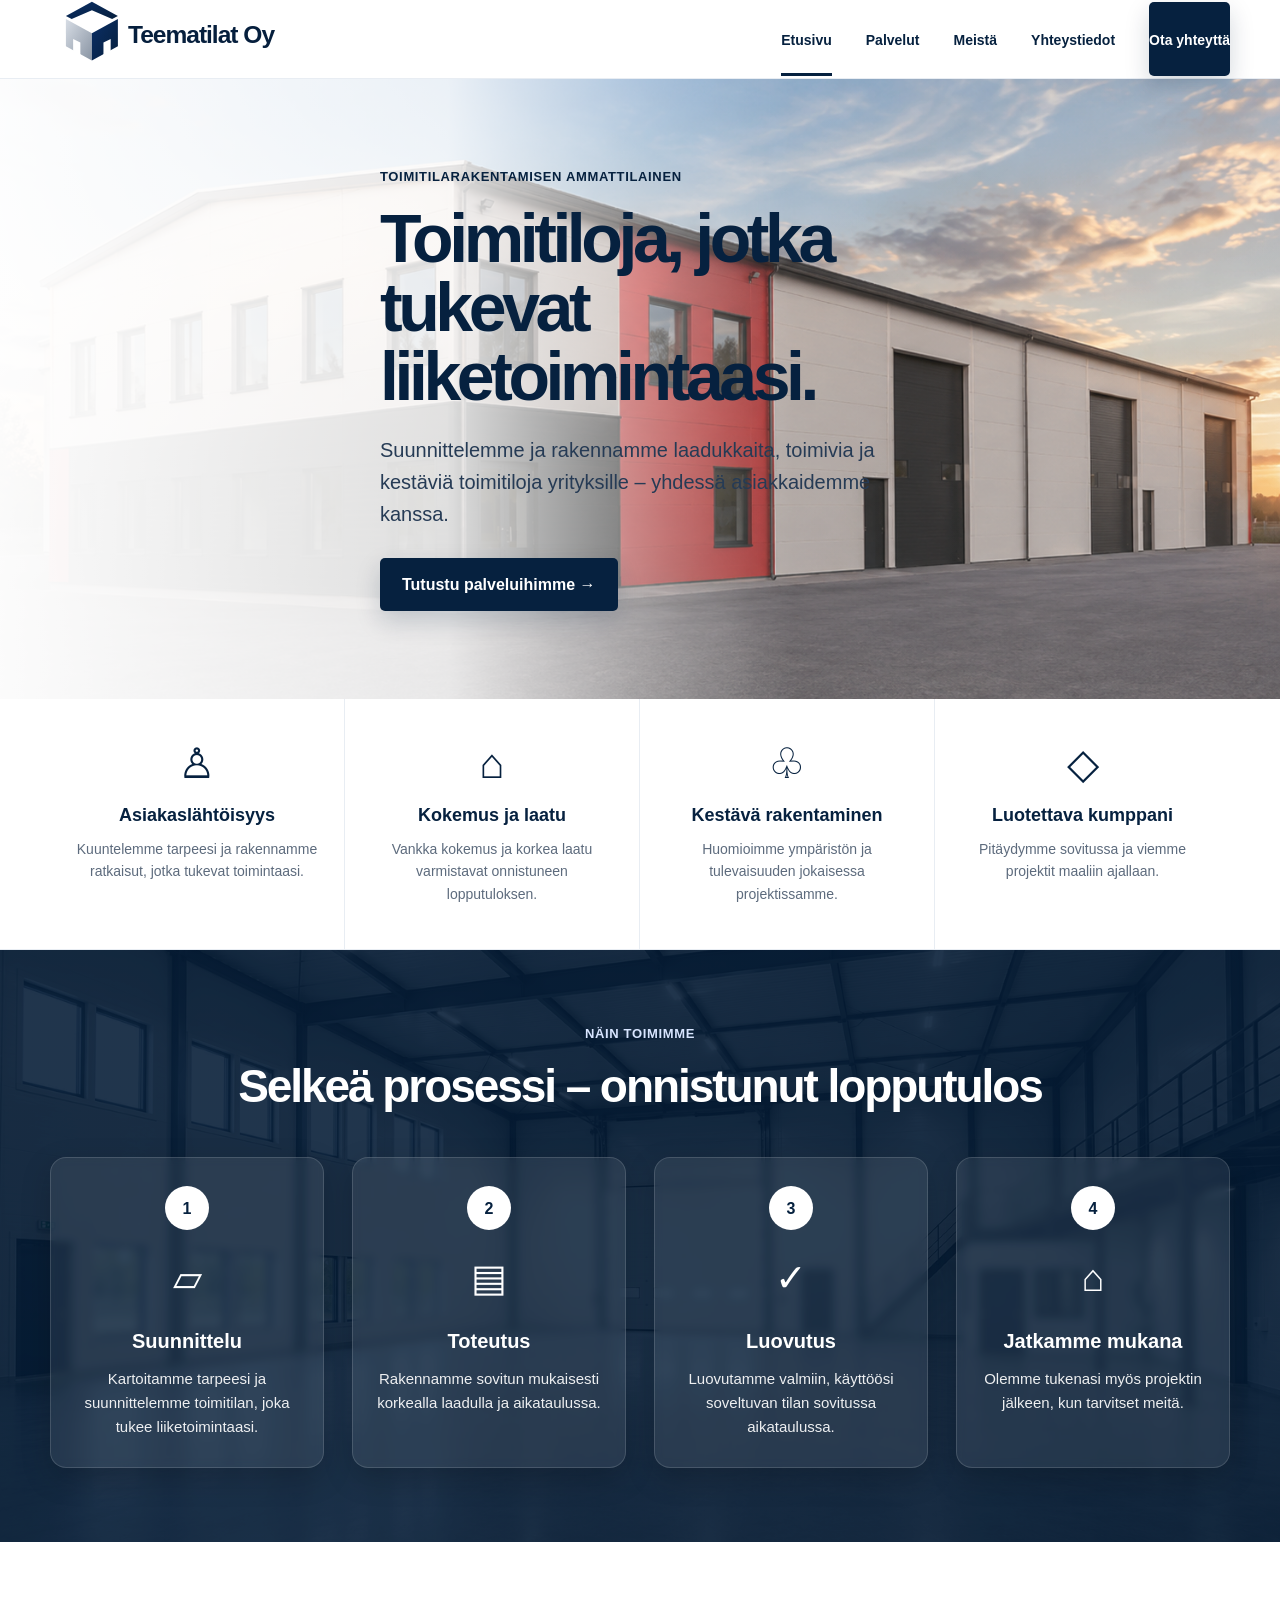
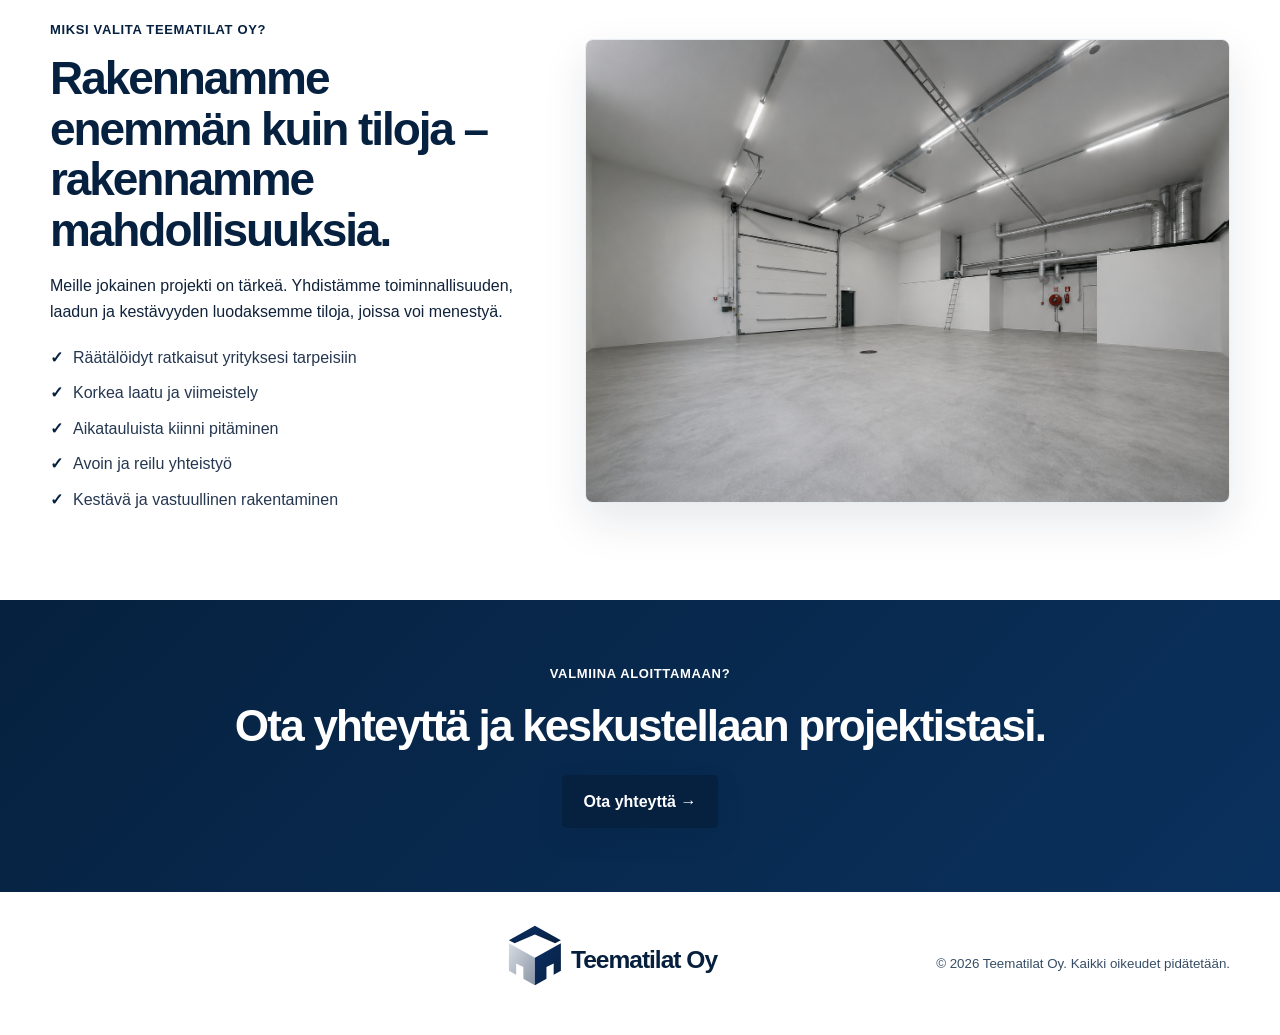
<file: index.html>
<!doctype html>
<html lang="fi">
<head>
  <meta charset="utf-8">
  <meta name="viewport" content="width=device-width, initial-scale=1">
  <title>Etusivu | Teematilat Oy</title>
  <meta name="description" content="Teematilat Oy rakentaa laadukkaita ja toimivia toimitiloja yrityksille.">
  <link rel="stylesheet" href="styles.css">
</head>
<body>
<header class="header">
  <div class="container nav">
    <a class="logo-wrap" href="index.html">
  <img src="assets/logo.svg" alt="Teematilat Oy logo" class="logo">
</a>
    <button class="mobile-toggle" aria-label="Avaa valikko" onclick="document.querySelector('.menu').classList.toggle('open')">☰</button>
    <nav class="menu">
      <a href="index.html" class="active">Etusivu</a>
      <a href="palvelut.html" class="">Palvelut</a>
      <a href="meista.html" class="">Meistä</a>
      <a href="yhteystiedot.html" class="">Yhteystiedot</a>
      <a class="btn" href="yhteystiedot.html">Ota yhteyttä</a>
    </nav>
  </div>
</header>

<main>
  <section class="hero">
    <div class="container hero-content">
      <div class="eyebrow">Toimitilarakentamisen ammattilainen</div>
      <h1>Toimitiloja, jotka tukevat liiketoimintaasi.</h1>
      <p class="lead">Suunnittelemme ja rakennamme laadukkaita, toimivia ja kestäviä toimitiloja yrityksille – yhdessä asiakkaidemme kanssa.</p>
      <a class="btn" href="palvelut.html">Tutustu palveluihimme →</a>
    </div>
  </section>

  <section class="features">
    <div class="container feature-grid">
      <div class="feature"><div class="icon">♙</div><h3>Asiakaslähtöisyys</h3><p>Kuuntelemme tarpeesi ja rakennamme ratkaisut, jotka tukevat toimintaasi.</p></div>
      <div class="feature"><div class="icon">⌂</div><h3>Kokemus ja laatu</h3><p>Vankka kokemus ja korkea laatu varmistavat onnistuneen lopputuloksen.</p></div>
      <div class="feature"><div class="icon">♧</div><h3>Kestävä rakentaminen</h3><p>Huomioimme ympäristön ja tulevaisuuden jokaisessa projektissamme.</p></div>
      <div class="feature"><div class="icon">◇</div><h3>Luotettava kumppani</h3><p>Pitäydymme sovitussa ja viemme projektit maaliin ajallaan.</p></div>
    </div>
  </section>

  <section class="process">
    <div class="container center">
      <div class="eyebrow">Näin toimimme</div>
      <h2 class="section-title">Selkeä prosessi – onnistunut lopputulos</h2>
      <div class="process-grid">
        <div class="step"><div class="step-number">1</div><div class="step-icon">▱</div><h3>Suunnittelu</h3><p>Kartoitamme tarpeesi ja suunnittelemme toimitilan, joka tukee liiketoimintaasi.</p></div>
        <div class="step"><div class="step-number">2</div><div class="step-icon">▤</div><h3>Toteutus</h3><p>Rakennamme sovitun mukaisesti korkealla laadulla ja aikataulussa.</p></div>
        <div class="step"><div class="step-number">3</div><div class="step-icon">✓</div><h3>Luovutus</h3><p>Luovutamme valmiin, käyttöösi soveltuvan tilan sovitussa aikataulussa.</p></div>
        <div class="step"><div class="step-number">4</div><div class="step-icon">⌂</div><h3>Jatkamme mukana</h3><p>Olemme tukenasi myös projektin jälkeen, kun tarvitset meitä.</p></div>
      </div>
    </div>
  </section>

  <section class="split">
    <div class="container split-grid">
      <div>
        <div class="kicker">Miksi valita Teematilat Oy?</div>
        <h2 class="section-title">Rakennamme enemmän kuin tiloja – rakennamme mahdollisuuksia.</h2>
        <p>Meille jokainen projekti on tärkeä. Yhdistämme toiminnallisuuden, laadun ja kestävyyden luodaksemme tiloja, joissa voi menestyä.</p>
        <ul class="checks">
          <li>Räätälöidyt ratkaisut yrityksesi tarpeisiin</li>
          <li>Korkea laatu ja viimeistely</li>
          <li>Aikatauluista kiinni pitäminen</li>
          <li>Avoin ja reilu yhteistyö</li>
          <li>Kestävä ja vastuullinen rakentaminen</li>
        </ul>
      </div>
      <div class="photo-card"><img src="assets/halli-sisakuva.png" alt="Valmis hallin sisätila"></div>
    </div>
  </section>

  <section class="cta">
    <div class="container">
      <div class="eyebrow">Valmiina aloittamaan?</div>
      <h2>Ota yhteyttä ja keskustellaan projektistasi.</h2>
      <a class="btn" href="yhteystiedot.html">Ota yhteyttä →</a>
    </div>
  </section>
</main>

<footer class="footer">
  <div class="container footer-inner">
    <a class="logo-wrap" href="index.html"><a class="logo-wrap" href="index.html">
  <img src="assets/logo.svg" alt="Teematilat Oy logo" class="logo">
</a></a>
    <small>© 2026 Teematilat Oy. Kaikki oikeudet pidätetään.</small>
  </div>
</footer>
<script>
document.addEventListener('click', function(e){
  const menu = document.querySelector('.menu');
  const toggle = document.querySelector('.mobile-toggle');
  if(menu && toggle && !menu.contains(e.target) && !toggle.contains(e.target)) menu.classList.remove('open');
});
</script>
</body>
</html>
</file>
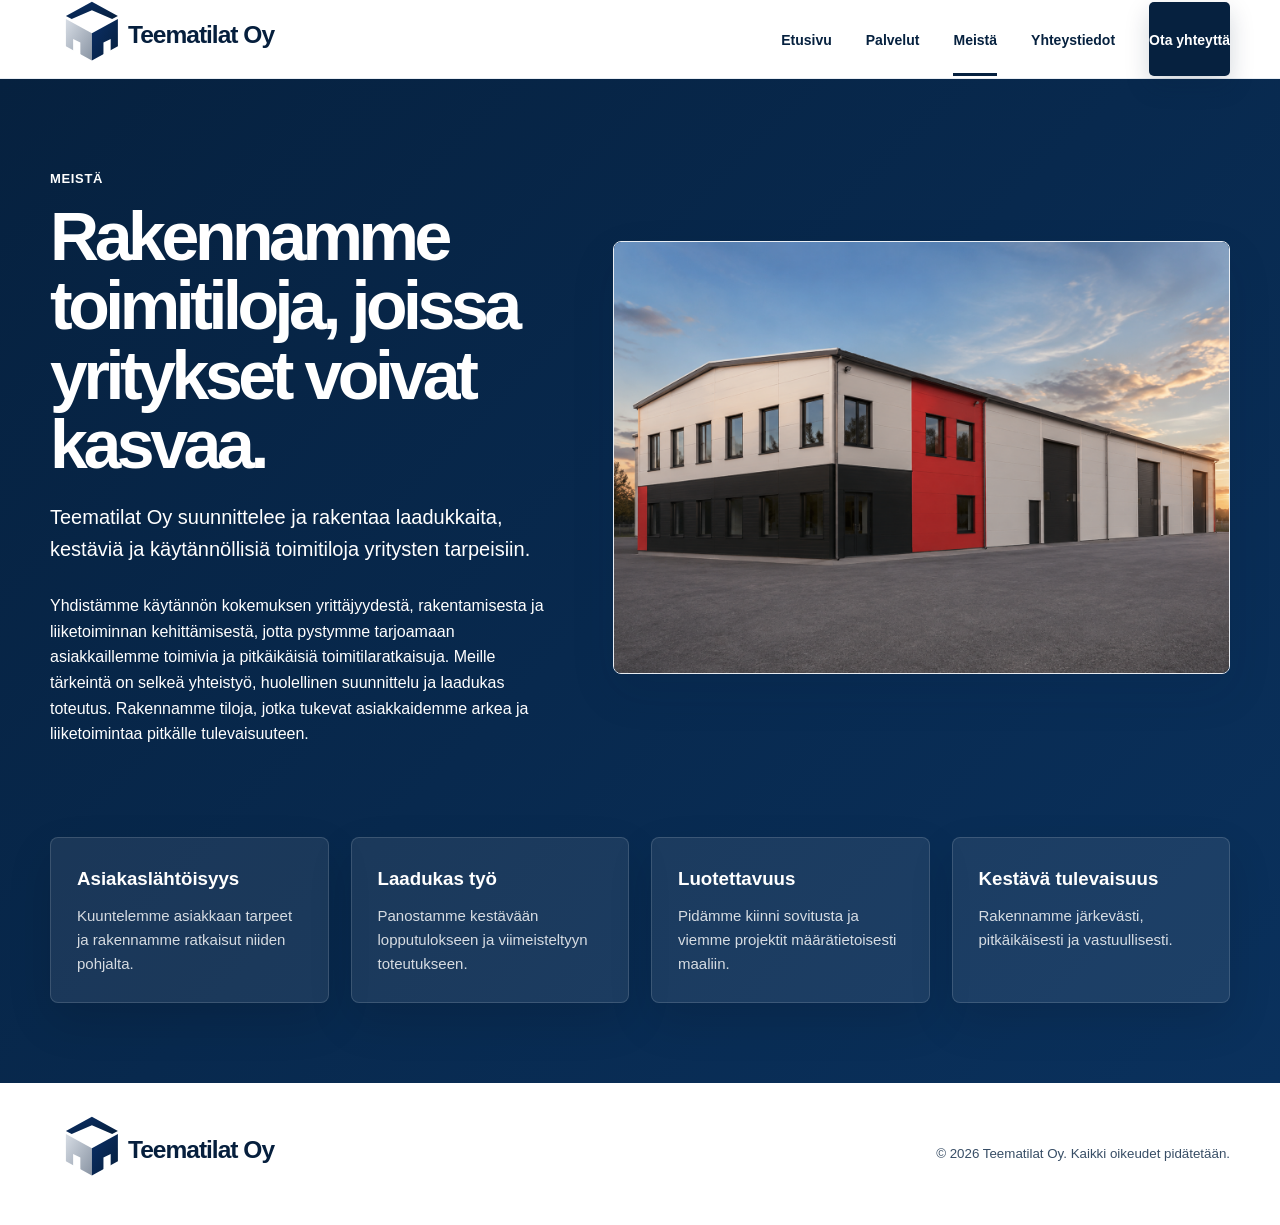
<file: meista.html>
<!doctype html>
<html lang="fi">
<head>
  <meta charset="utf-8">
  <meta name="viewport" content="width=device-width, initial-scale=1">
  <title>Meistä | Teematilat Oy</title>
  <meta name="description" content="Teematilat Oy rakentaa laadukkaita ja toimivia toimitiloja yrityksille.">
  <link rel="stylesheet" href="styles.css">
</head>

<body>
<header class="header">
  <div class="container nav">
    <a class="logo-wrap" href="index.html">
      <img src="assets/logo.svg" alt="Teematilat Oy logo" class="logo">
    </a>

    <button class="mobile-toggle" aria-label="Avaa valikko" onclick="document.querySelector('.menu').classList.toggle('open')">☰</button>

    <nav class="menu">
      <a href="index.html">Etusivu</a>
      <a href="palvelut.html">Palvelut</a>
      <a href="meista.html" class="active">Meistä</a>
      <a href="yhteystiedot.html">Yhteystiedot</a>
      <a class="btn" href="yhteystiedot.html">Ota yhteyttä</a>
    </nav>
  </div>
</header>

<main class="blue-page">
  <section class="container blue-hero">
    <div>
      <div class="kicker">Meistä</div>
      <h1>Rakennamme toimitiloja, joissa yritykset voivat kasvaa.</h1>
      <p class="lead">
        Teematilat Oy suunnittelee ja rakentaa laadukkaita, kestäviä ja käytännöllisiä toimitiloja yritysten tarpeisiin.
      </p>
      <p>
        Yhdistämme käytännön kokemuksen yrittäjyydestä, rakentamisesta ja liiketoiminnan kehittämisestä, jotta pystymme tarjoamaan asiakkaillemme toimivia ja pitkäikäisiä toimitilaratkaisuja. Meille tärkeintä on selkeä yhteistyö, huolellinen suunnittelu ja laadukas toteutus. Rakennamme tiloja, jotka tukevat asiakkaidemme arkea ja liiketoimintaa pitkälle tulevaisuuteen.
      </p>
    </div>

    <div class="photo-card">
      <img src="assets/halli-ulkokuva.png" alt="Teematilat Oy halli ulkoa">
    </div>
  </section>

  <section class="container blue-values">
    <div class="blue-card">
      <h3>Asiakaslähtöisyys</h3>
      <p>Kuuntelemme asiakkaan tarpeet ja rakennamme ratkaisut niiden pohjalta.</p>
    </div>

    <div class="blue-card">
      <h3>Laadukas työ</h3>
      <p>Panostamme kestävään lopputulokseen ja viimeisteltyyn toteutukseen.</p>
    </div>

    <div class="blue-card">
      <h3>Luotettavuus</h3>
      <p>Pidämme kiinni sovitusta ja viemme projektit määrätietoisesti maaliin.</p>
    </div>

    <div class="blue-card">
      <h3>Kestävä tulevaisuus</h3>
      <p>Rakennamme järkevästi, pitkäikäisesti ja vastuullisesti.</p>
    </div>
  </section>
</main>

<footer class="footer">
  <div class="container footer-inner">
    <a class="logo-wrap" href="index.html">
      <img src="assets/logo.svg" alt="Teematilat Oy logo" class="logo">
    </a>
    <small>© 2026 Teematilat Oy. Kaikki oikeudet pidätetään.</small>
  </div>
</footer>

<script>
document.addEventListener('click', function(e){
  const menu = document.querySelector('.menu');
  const toggle = document.querySelector('.mobile-toggle');
  if(menu && toggle && !menu.contains(e.target) && !toggle.contains(e.target)) {
    menu.classList.remove('open');
  }
});
</script>
</body>
</html>
</file>
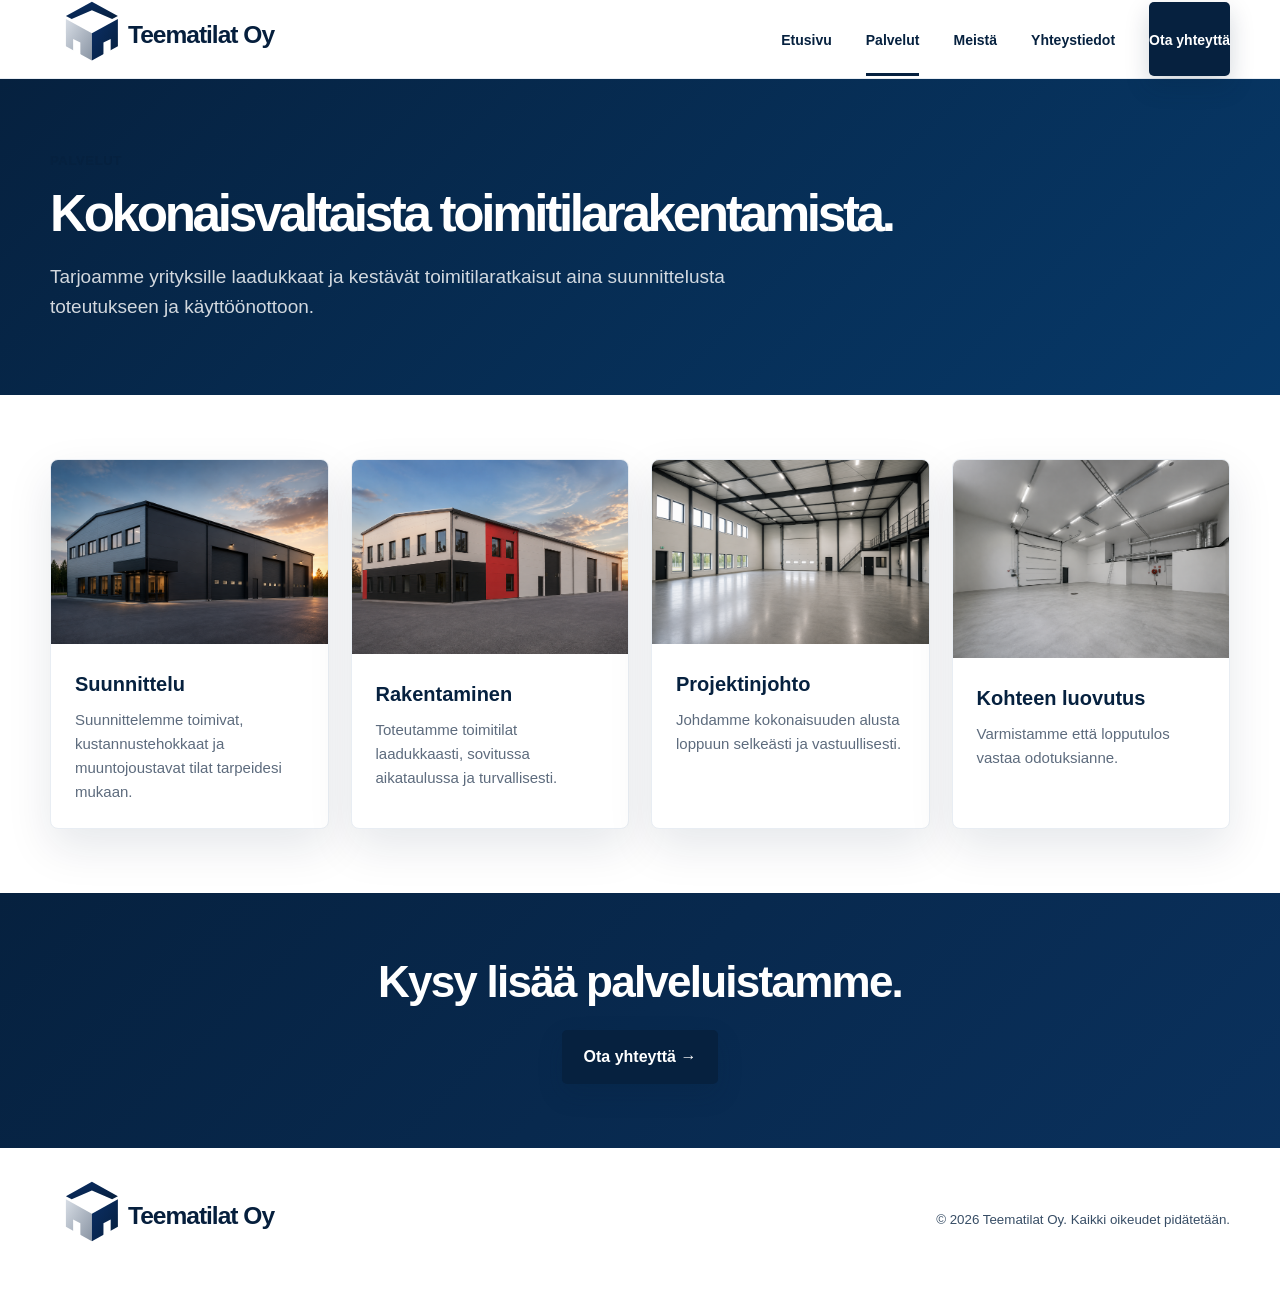
<file: palvelut.html>
<!doctype html>
<html lang="fi">
<head>
  <meta charset="utf-8">
  <meta name="viewport" content="width=device-width, initial-scale=1">
  <title>Palvelut | Teematilat Oy</title>
  <meta name="description" content="Teematilat Oy rakentaa laadukkaita ja toimivia toimitiloja yrityksille.">
  <link rel="stylesheet" href="styles.css">
</head>
<body>
<header class="header">
  <div class="container nav">
    <a class="logo-wrap" href="index.html">
  <img src="assets/logo.svg" alt="Teematilat Oy logo" class="logo">
</a>
    <button class="mobile-toggle" aria-label="Avaa valikko" onclick="document.querySelector('.menu').classList.toggle('open')">☰</button>
    <nav class="menu">
      <a href="index.html" class="">Etusivu</a>
      <a href="palvelut.html" class="active">Palvelut</a>
      <a href="meista.html" class="">Meistä</a>
      <a href="yhteystiedot.html" class="">Yhteystiedot</a>
      <a class="btn" href="yhteystiedot.html">Ota yhteyttä</a>
    </nav>
  </div>
</header>

<main>
  <section class="page-hero">
    <div class="container">
      <div class="eyebrow">Palvelut</div>
      <h1>Kokonaisvaltaista toimitilarakentamista.</h1>
      <p>Tarjoamme yrityksille laadukkaat ja kestävät toimitilaratkaisut aina suunnittelusta toteutukseen ja käyttöönottoon.</p>
    </div>
  </section>
  <section class="cards">
    <div class="container card-grid">
      <article class="card"><img src="assets/halli-ulkokuva-ai.png" alt=""><div class="card-body"><h3>Suunnittelu</h3><p>Suunnittelemme toimivat, kustannustehokkaat ja muuntojoustavat tilat tarpeidesi mukaan.</p></div></article>
      <article class="card"><img src="assets/halli-ulkokuva.png" alt=""><div class="card-body"><h3>Rakentaminen</h3><p>Toteutamme toimitilat laadukkaasti, sovitussa aikataulussa ja turvallisesti.</p></div></article>
      <article class="card"><img src="assets/halli-sisakuva-ai.png" alt=""><div class="card-body"><h3>Projektinjohto</h3><p>Johdamme kokonaisuuden alusta loppuun selkeästi ja vastuullisesti.</p></div></article>
      <article class="card"><img src="assets/halli-sisakuva.png" alt=""><div class="card-body"><h3>Kohteen luovutus</h3><p>Varmistamme että lopputulos vastaa odotuksianne.</p></div></article>
    </div>
  </section>
  <section class="cta"><div class="container"><h2>Kysy lisää palveluistamme.</h2><a class="btn" href="yhteystiedot.html">Ota yhteyttä →</a></div></section>
</main>

<footer class="footer">
  <div class="container footer-inner">
    <a class="logo-wrap" href="index.html">
  <img src="assets/logo.svg" alt="Teematilat Oy logo" class="logo">
</a>
    <small>© 2026 Teematilat Oy. Kaikki oikeudet pidätetään.</small>
  </div>
</footer>
<script>
document.addEventListener('click', function(e){
  const menu = document.querySelector('.menu');
  const toggle = document.querySelector('.mobile-toggle');
  if(menu && toggle && !menu.contains(e.target) && !toggle.contains(e.target)) menu.classList.remove('open');
});
</script>
</body>
</html>
</file>
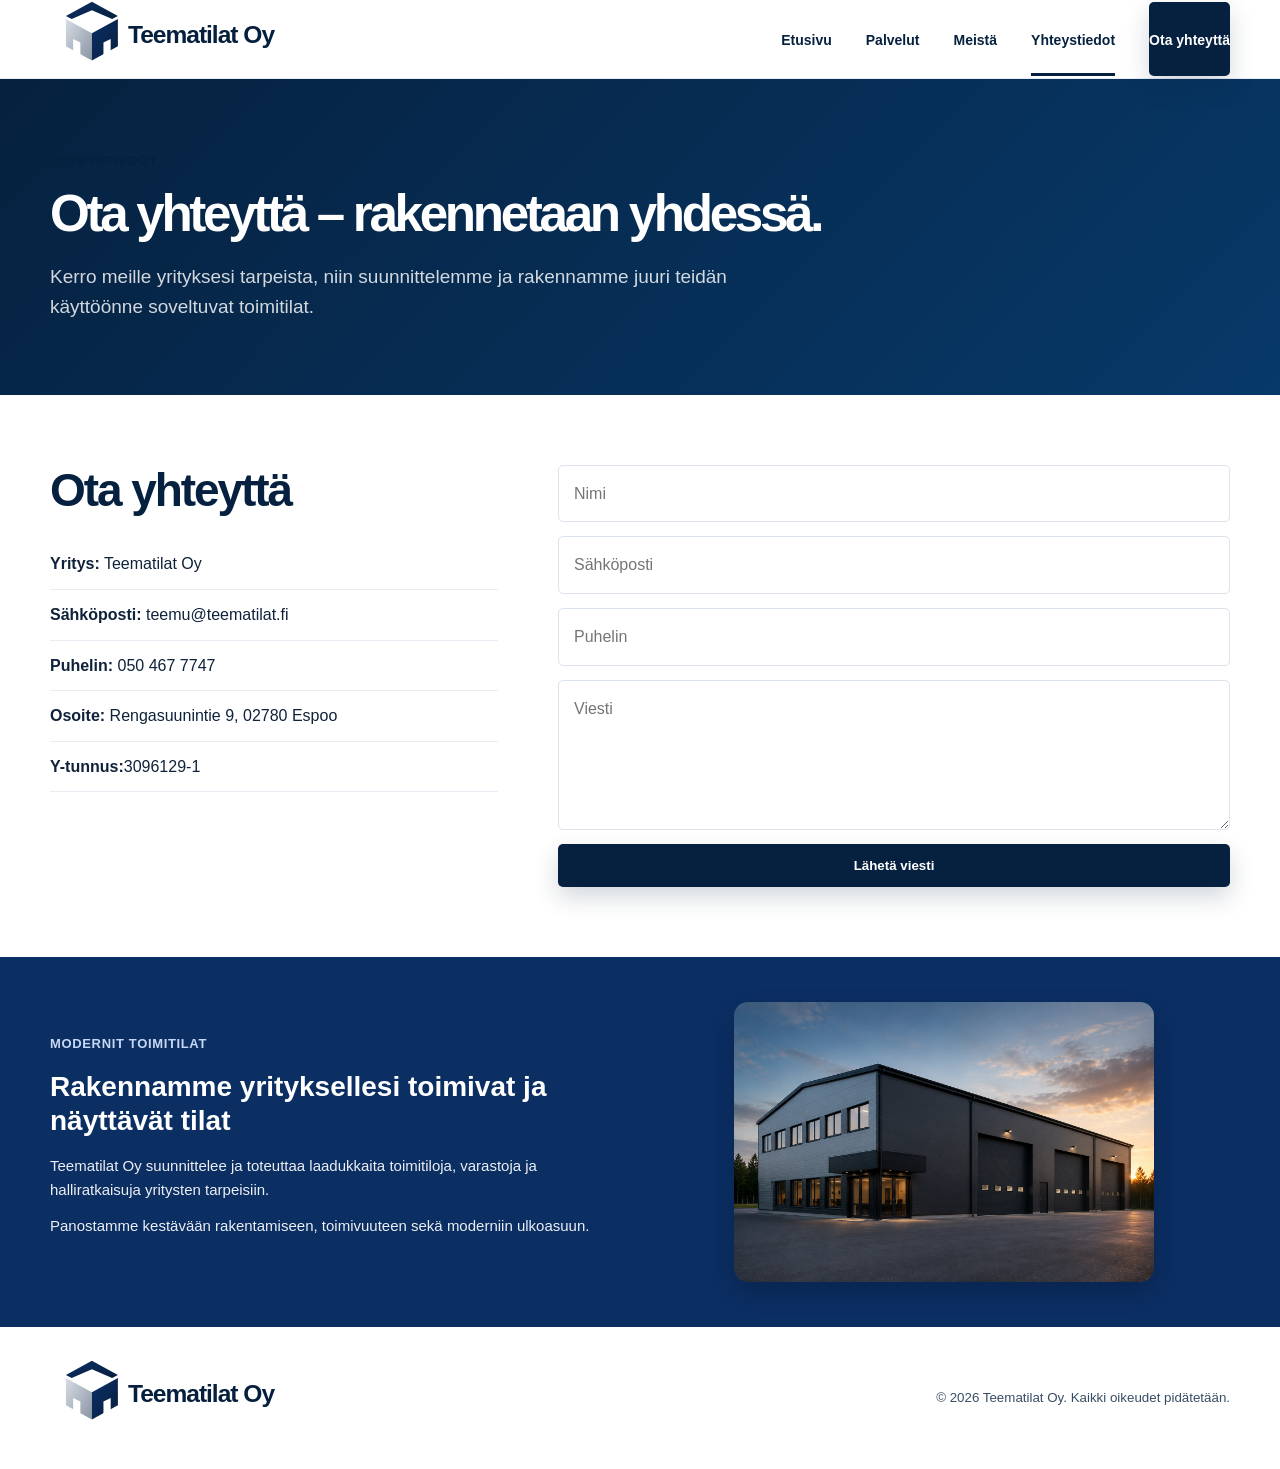
<file: yhteystiedot.html>
<!doctype html>
<html lang="fi">
<head>
  <meta charset="utf-8">
  <meta name="viewport" content="width=device-width, initial-scale=1">
  <title>Yhteystiedot | Teematilat Oy</title>
  <meta name="description" content="Teematilat Oy rakentaa laadukkaita ja toimivia toimitiloja yrityksille.">
  <link rel="stylesheet" href="styles.css">
</head>
<body>
<header class="header">
  <div class="container nav">
    <a class="logo-wrap" href="index.html">
      <img src="assets/logo.svg" alt="Teematilat Oy logo" class="logo">
    </a>
    <button class="mobile-toggle" aria-label="Avaa valikko" onclick="document.querySelector('.menu').classList.toggle('open')">☰</button>
    <nav class="menu">
      <a href="index.html">Etusivu</a>
      <a href="palvelut.html">Palvelut</a>
      <a href="meista.html">Meistä</a>
      <a href="yhteystiedot.html" class="active">Yhteystiedot</a>
      <a class="btn" href="yhteystiedot.html">Ota yhteyttä</a>
    </nav>
  </div>
</header>

<main>
  <section class="page-hero">
    <div class="container">
      <div class="eyebrow">Yhteystiedot</div>
      <h1>Ota yhteyttä – rakennetaan yhdessä.</h1>
      <p>Kerro meille yrityksesi tarpeista, niin suunnittelemme ja rakennamme juuri teidän käyttöönne soveltuvat toimitilat.</p>
    </div>
  </section>

  <section class="container contact-grid">
    <div>
      <h2 class="section-title">Ota yhteyttä</h2>
      <ul class="contact-list">
        <li><strong>Yritys:</strong> Teematilat Oy</li>
        <li><strong>Sähköposti:</strong> teemu@teematilat.fi</li>
        <li><strong>Puhelin:</strong> 050 467 7747</li>
        <li><strong>Osoite:</strong> Rengasuunintie 9, 02780 Espoo</li>
        <li><strong>Y-tunnus:</strong>3096129-1 </li>

      </ul>
    </div>

    <form class="form" action="https://formsubmit.co/teemu@teematilat.fi" method="POST">
  <input type="hidden" name="_captcha" value="false">
  <input type="hidden" name="_subject" value="Uusi yhteydenotto Teematilat.fi">

  <input name="nimi" placeholder="Nimi" required>
  <input name="sahkoposti" type="email" placeholder="Sähköposti" required>
  <input name="puhelin" placeholder="Puhelin">
  <textarea name="viesti" placeholder="Viesti" required></textarea>

  <button class="btn" type="submit">Lähetä viesti</button>
</form>
  </section>

  <section class="showcase-section">
    <div class="container showcase-grid">
      <div class="showcase-content">
        <div class="eyebrow light">Modernit toimitilat</div>
        <h2>Rakennamme yrityksellesi toimivat ja näyttävät tilat</h2>

        <p>
          Teematilat Oy suunnittelee ja toteuttaa laadukkaita toimitiloja,
          varastoja ja halliratkaisuja yritysten tarpeisiin.
        </p>

        <p>
          Panostamme kestävään rakentamiseen, toimivuuteen sekä moderniin ulkoasuun.
        </p>
      </div>

      <div class="showcase-image">
        <img src="assets/halli-ulkokuva-ai.png" alt="Moderni toimitilahalli">
      </div>
    </div>
  </section>
</main>

<footer class="footer">
  <div class="container footer-inner">
    <a class="logo-wrap" href="index.html">
      <img src="assets/logo.svg" alt="Teematilat Oy logo" class="logo">
    </a>
    <small>© 2026 Teematilat Oy. Kaikki oikeudet pidätetään.</small>
  </div>
</footer>

<script>
document.addEventListener('click', function(e){
  const menu = document.querySelector('.menu');
  const toggle = document.querySelector('.mobile-toggle');
  if(menu && toggle && !menu.contains(e.target) && !toggle.contains(e.target)) menu.classList.remove('open');
});
</script>
</body>
</html>
</file>
<file: styles.css>
:root{
  --navy:#06213f;
  --navy-2:#0a315d;
  --red:#06213f;
  --text:#10223a;
  --muted:#5d6b7d;
  --line:#e8edf3;
  --bg:#f7f9fc;
  --white:#fff;
  --shadow:0 18px 45px rgba(6,31,61,.10);
}
*{box-sizing:border-box;margin:0;padding:0}
html{scroll-behavior:smooth}
body{font-family:Arial,Helvetica,sans-serif;color:var(--text);background:#fff;line-height:1.6}
img{max-width:100%;display:block}
a{text-decoration:none;color:inherit}
.container{width:min(1180px,calc(100% - 40px));margin:auto}
.header{position:sticky;top:0;z-index:50;background:rgba(255,255,255,.94);backdrop-filter:blur(14px);border-bottom:1px solid var(--line)}
.nav{height:78px;display:flex;align-items:center;justify-content:space-between;gap:24px}
.logo-wrap{
  display:flex;
  align-items:center;
  width:230px;
  max-width:60vw;
  line-height:0;
}





.menu{display:flex;align-items:center;gap:34px;font-weight:800;font-size:14px;color:var(--navy)}
.menu a{padding:27px 0 22px;border-bottom:3px solid transparent}
.menu a.active,.menu a:hover{border-bottom-color:var(--navy);color:var(--navy)}
.btn{display:inline-flex;align-items:center;justify-content:center;gap:10px;border-radius:5px;padding:14px 22px;background:var(--navy);color:white;font-weight:800;border:0;cursor:pointer;box-shadow:0 10px 24px rgba(6,31,61,.18)}
.btn:hover{background:var(--navy-2)}
.mobile-toggle{display:none;background:transparent;border:0;font-size:30px;color:var(--navy);cursor:pointer}

.hero{background:linear-gradient(90deg,rgba(255,255,255,.98) 0%,rgba(255,255,255,.86) 35%,rgba(255,255,255,.08) 62%),url("assets/halli-ulkokuva.png") center right/cover no-repeat;min-height:620px;display:flex;align-items:center}
.hero-content{max-width:520px;padding:70px 0}
.eyebrow{font-size:13px;font-weight:900;letter-spacing:.05em;text-transform:uppercase;color:var(--navy);margin-bottom:16px}
h1{font-size:clamp(42px,6vw,68px);line-height:1.02;letter-spacing:-.065em;color:var(--navy);margin-bottom:22px}
.lead{font-size:20px;color:#263b55;margin-bottom:28px}
.features{background:#fff;border-bottom:1px solid var(--line)}
.feature-grid{display:grid;grid-template-columns:repeat(4,1fr)}
.feature{padding:44px 26px;text-align:center;border-right:1px solid var(--line)}
.feature:last-child{border-right:0}
.icon{font-size:42px;color:var(--red);line-height:1;margin-bottom:16px}
.feature h3{font-size:18px;color:var(--navy);margin-bottom:8px}
.feature p{color:var(--muted);font-size:14px}

.process{
  position:relative;
  overflow:hidden;
  color:white;
  padding:74px 0;

  background:
    linear-gradient(
      rgba(6,33,63,.82),
      rgba(6,33,63,.82)
    ),
    url("assets/halli-sisakuva-ai.png");

  background-size:cover;
  background-position:center;
}
.center{text-align:center}
.process .eyebrow{color:var(--red)}
.section-title{font-size:clamp(32px,4vw,46px);line-height:1.1;letter-spacing:-.045em;color:var(--navy);margin-bottom:18px}
.process .section-title{color:white}
.process-grid{display:grid;grid-template-columns:repeat(4,1fr);gap:24px;margin-top:46px;position:relative}
.step{
  text-align:center;
  padding:26px 18px;
  background:rgba(255,255,255,.10);
  border:1px solid rgba(255,255,255,.18);
  border-radius:16px;
  backdrop-filter:blur(4px);
  box-shadow:0 10px 30px rgba(0,0,0,.18);
}.step-number{width:38px;height:38px;border-radius:999px;background:var(--red);display:grid;place-items:center;margin:0 auto 22px;font-weight:900}
.step-icon{font-size:38px;margin-bottom:16px}
.step h3{font-size:20px;margin-bottom:8px}
.step p{
  font-size:15px;
  line-height:1.6;
  color:rgba(255,255,255,.96)
}
.split{padding:78px 0}
.split-grid{display:grid;grid-template-columns:.85fr 1.15fr;gap:58px;align-items:center}
.kicker{font-size:13px;text-transform:uppercase;color:var(--red);font-weight:900;letter-spacing:.05em;margin-bottom:12px}
.checks{list-style:none;margin-top:20px}
.checks li{margin:10px 0;color:#253750}
.checks li:before{content:"✓";color:var(--red);font-weight:900;margin-right:10px}
.photo-card{border-radius:8px;overflow:hidden;box-shadow:var(--shadow);border:1px solid var(--line)}
.cta{background:linear-gradient(135deg,#06213f,#0a315d);color:white;padding:64px 0;text-align:center;position:relative;overflow:hidden}
.cta h2{font-size:clamp(30px,4vw,44px);line-height:1.12;margin-bottom:24px;letter-spacing:-.04em}
.cta .eyebrow{color:white}
.footer{
  background:#ffffff;
  color:var(--navy);
  padding:28px 0;
}.footer-inner{display:flex;justify-content:space-between;align-items:center;gap:22px;flex-wrap:wrap}
.footer .logo-wrap{
  color:var(--navy);
}.footer small{opacity:.8}

.page-hero{background:linear-gradient(135deg,var(--navy),#073969);color:white;padding:72px 0}
.page-hero h1{color:white;font-size:clamp(38px,4vw,54px)}
.page-hero p{max-width:680px;color:rgba(255,255,255,.82);font-size:19px}
.cards{padding:64px 0}
.card-grid{display:grid;grid-template-columns:repeat(4,1fr);gap:22px}
.card{background:white;border:1px solid var(--line);border-radius:8px;overflow:hidden;box-shadow:var(--shadow)}
.card-body{padding:24px}
.card h3{color:var(--navy);font-size:20px;margin-bottom:8px}
.card p{color:var(--muted);font-size:15px}
.about-grid{display:grid;grid-template-columns:1fr 1fr;gap:48px;align-items:center;padding:74px 0}
.value-grid{display:grid;grid-template-columns:repeat(4,1fr);gap:18px;margin-top:34px}
.value{border:1px solid var(--line);border-radius:8px;padding:24px;background:#fff}
.contact-grid{display:grid;grid-template-columns:.8fr 1.2fr;gap:60px;padding:70px 0}
.contact-list{list-style:none;margin-top:24px}
.contact-list li{padding:12px 0;border-bottom:1px solid var(--line)}
.form{display:grid;gap:14px}
input,textarea{width:100%;padding:15px;border:1px solid #dce3ec;border-radius:5px;font:inherit}
textarea{min-height:150px;resize:vertical}
.notice{background:#fff6f6;border-left:4px solid var(--red);padding:18px;margin-top:18px;color:#334}

@media (max-width:900px){
  .mobile-toggle{display:block}
  .menu{display:none;position:absolute;left:0;right:0;top:78px;background:white;padding:18px 24px;box-shadow:var(--shadow);flex-direction:column;align-items:flex-start;gap:8px}
  .menu.open{display:flex}
  .menu a{padding:10px 0}
  .hero{background:linear-gradient(180deg,rgba(255,255,255,.96),rgba(255,255,255,.86)),url("assets/halli-ulkokuva.png") center/cover no-repeat;min-height:560px}
  .feature-grid,.process-grid,.card-grid,.value-grid{grid-template-columns:1fr 1fr}
  .split-grid,.about-grid,.contact-grid{grid-template-columns:1fr}
}
@media (max-width:560px){
  .container{width:min(100% - 28px,1180px)}
  .nav{height:70px}
  .logo-wrap{font-size:20px}
  
  .hero-content{padding:54px 0}
  .lead{font-size:17px}
  .feature-grid,.process-grid,.card-grid,.value-grid{grid-template-columns:1fr}
  .feature{border-right:0;border-bottom:1px solid var(--line)}
  .section-title{font-size:32px}
}


.brand-logo{
  width:100%;
  height:auto;
  display:block;
}
.footer .brand-logo text{
  fill:#ffffff;
}
.footer .brand-logo polygon{
  opacity:.95;
}
@media (max-width:560px){
  .logo-wrap{width:190px;}
}


/* Päivitetty SVG-logo */
.logo-wrap{
  display:flex;
  align-items:center;
  width:260px;
  max-width:62vw;
  line-height:0;
}
.brand-logo{
  width:100%;
  height:auto;
  display:block;
}
.site-logo{
  height:64px;
  width:auto;
  display:block;
}
@media (max-width:560px){
  .logo-wrap{width:210px;}
  .site-logo{height:52px;}
}
.blue-page{
  background:linear-gradient(135deg,#06213f,#0a315d);
  color:white;
}

.blue-page h1,
.blue-page h2,
.blue-page h3,
.blue-page p,
.blue-page .lead,
.blue-page .kicker{
  color:white;
}

.blue-hero{
  display:grid;
  grid-template-columns:0.9fr 1.1fr;
  gap:58px;
  align-items:center;
  padding:90px 0;
}

.blue-values{
  display:grid;
  grid-template-columns:repeat(4,1fr);
  gap:22px;
  padding:0 0 80px;
}

.blue-card{
  background:rgba(255,255,255,0.08);
  border:1px solid rgba(255,255,255,0.14);
  border-radius:8px;
  padding:26px;
  box-shadow:0 18px 45px rgba(0,0,0,.12);
}

.blue-card h3{
  margin-bottom:10px;
}

.blue-card p{
  color:rgba(255,255,255,0.82);
  font-size:15px;
}

@media (max-width:900px){
  .blue-hero{
    grid-template-columns:1fr;
    padding:64px 0;
  }

  .blue-values{
    grid-template-columns:1fr 1fr;
  }
}

@media (max-width:560px){
  .blue-values{
    grid-template-columns:1fr;
  }
}

.blue-page{
  background:linear-gradient(135deg,#06213f,#0a315d);
  color:white;
}

.blue-page h1,
.blue-page h2,
.blue-page h3,
.blue-page p,
.blue-page .lead,
.blue-page .kicker{
  color:white;
}

.blue-hero{
  display:grid;
  grid-template-columns:0.9fr 1.1fr;
  gap:58px;
  align-items:center;
  padding:90px 0;
}

.blue-values{
  display:grid;
  grid-template-columns:repeat(4,1fr);
  gap:22px;
  padding:0 0 80px;
}

.blue-card{
  background:rgba(255,255,255,0.08);
  border:1px solid rgba(255,255,255,0.14);
  border-radius:8px;
  padding:26px;
  box-shadow:0 18px 45px rgba(0,0,0,.12);
}

.blue-card h3{
  margin-bottom:10px;
}

.blue-card p{
  color:rgba(255,255,255,0.82);
  font-size:15px;
}

@media (max-width:900px){
  .blue-hero{
    grid-template-columns:1fr;
    padding:64px 0;
  }

  .blue-values{
    grid-template-columns:1fr 1fr;
  }
}

@media (max-width:560px){
  .blue-values{
    grid-template-columns:1fr;
  }
}
.showcase-section{
  background:#0b2e63;
  color:#fff;
  padding:45px 0;
}

.showcase-grid{
  display:grid;
  grid-template-columns:1fr 1fr;
  gap:35px;
  align-items:center;
}

.showcase-content h2{
  font-size:28px;
  line-height:1.2;
  margin-bottom:16px;
}

.showcase-content p{
  font-size:15px;
  line-height:1.6;
  margin-bottom:12px;
  opacity:.92;
}

.showcase-image{
  display:flex;
  justify-content:center;
}

.showcase-image img{
  width:100%;
  max-width:420px;
  border-radius:14px;
  box-shadow:0 10px 25px rgba(0,0,0,.2);
}

.light{
  color:#c7d8f5;
}

@media (max-width:900px){
  .showcase-grid{
    grid-template-columns:1fr;
    text-align:center;
  }

  .showcase-content h2{
    font-size:24px;
  }

  .showcase-image img{
    max-width:100%;
  }
}

.process{
  position:relative;
  overflow:hidden;
  background:
    linear-gradient(rgba(6,33,63,.88), rgba(6,33,63,.88)),
    url("assets/halli-sisakuva-ai.png") center center/cover no-repeat;
}

.process:before{
  content:"";
  position:absolute;
  inset:0;
  background:rgba(0,0,0,.12);
  z-index:0;
}

.process .container{
  position:relative;
  z-index:1;
}

.process-grid{
  gap:28px;
}

.step{
  background:rgba(255,255,255,.08);
  border:1px solid rgba(255,255,255,.14);
  border-radius:16px;
  padding:28px 20px;
  backdrop-filter:blur(4px);
  box-shadow:0 10px 30px rgba(0,0,0,.18);
  transition:.25s ease;
}

.step:hover{
  transform:translateY(-4px);
  background:rgba(255,255,255,.12);
}

.step h3{
  color:#ffffff;
  font-size:20px;
  margin-bottom:10px;
}

.step p{
  color:rgba(255,255,255,.92);
  line-height:1.6;
  font-size:15px;
}

.step-number{
  background:#ffffff;
  color:#06213f;
  width:44px;
  height:44px;
  font-size:16px;
  margin-bottom:18px;
}

.process .section-title{
  color:#ffffff;
}

.process .eyebrow{
  color:#d8e5ff;
}
</file>
